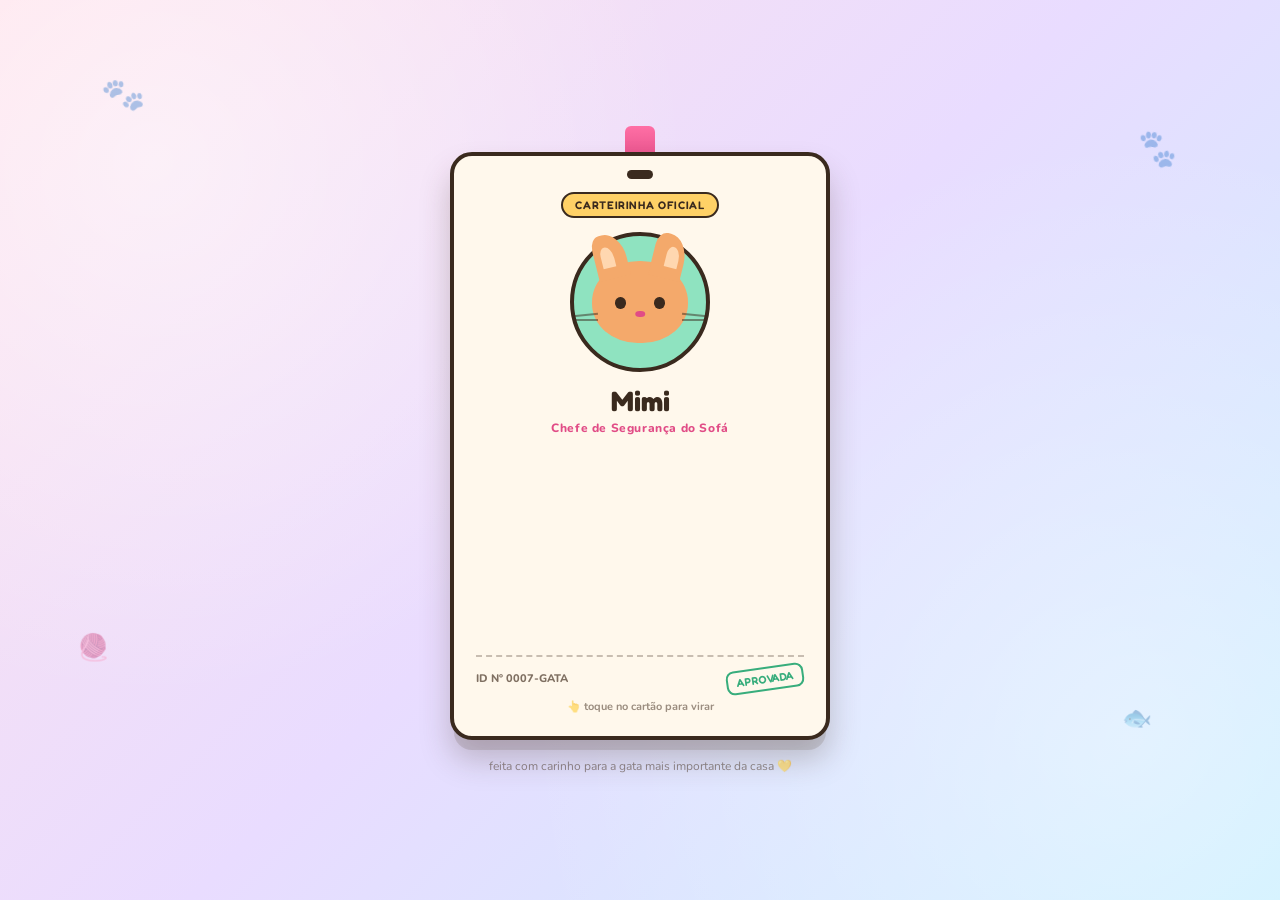
<file: index.html>
<!DOCTYPE html>
<html lang="pt-BR">
<head>
    <meta charset="UTF-8">
    <meta name="viewport" content="width=device-width, initial-scale=1.0">
    <title>Carteirinha Oficial da Gata</title>
    <link rel="preconnect" href="https://fonts.googleapis.com">
    <link rel="preconnect" href="https://fonts.gstatic.com" crossorigin>
    <link href="https://fonts.googleapis.com/css2?family=Fredoka:wght@500;600;700&family=Nunito:wght@400;600;700;800&display=swap" rel="stylesheet">
    <link rel="stylesheet" href="CSS/style.css">
</head>
<body>

<div class="deco" style="transform:rotate(-10deg);">🐾</div>
  <div class="deco">🧶</div>
  <div class="deco" style="transform:rotate(12deg);">🐾</div>
  <div class="deco">🐟</div>

  <div>
    <div class="lanyard"><div class="lanyard-strap"></div></div>

    <div class="stage">
      <div class="card" id="card">
        <!-- FRENTE -->
        <div class="face front">
          <div class="hole"></div>
          <div class="eyebrow">CARTEIRINHA OFICIAL</div>

          <div class="photo-wrap">
            <div class="cat-face">
              <div class="ear-inner l"></div>
              <div class="ear-inner r"></div>
              <div class="eye l"></div>
              <div class="eye r"></div>
              <div class="nose"></div>
              <div class="whisk l1"></div>
              <div class="whisk l2"></div>
              <div class="whisk r1"></div>
              <div class="whisk r2"></div>
            </div>
          </div>

          <div class="cat-name">Mimi</div>
          <div class="cat-title">Chefe de Segurança do Sofá</div>

          <div class="id-row">
            <span class="id-num">ID Nº 0007-GATA</span>
            <span class="stamp">APROVADA</span>
          </div>
          <div class="flip-hint">👆 toque no cartão para virar</div>
        </div>

        <!-- VERSO -->
        <div class="face back">
          <div class="hole"></div>
          <div class="back-title">🐾 Dados Oficiais 🐾</div>

          <div class="field"><span>Raça</span><span>SRD (Sem Raça Definida)</span></div>
          <div class="field"><span>Nascimento</span><span>00/00/0000</span></div>
          <div class="field"><span>Cor</span><span>Laranja & branco</span></div>
          <div class="field"><span>Tutor(a)</span><span>Guilherme</span></div>
          <div class="field"><span>Superpoder</span><span>Teletransporte p/ cozinha</span></div>
          <div class="field"><span>Comida fav.</span><span>Petisco de atum</span></div>

          <div class="qr"></div>
          <div class="qr-label">escaneie para ver as travessuras</div>

          <div class="sign">
            <span class="sign-label">ASSINATURA</span>
            <span class="paw-print">🐾</span>
          </div>
        </div>
      </div>
    </div>

    <footer>feita com carinho para a gata mais importante da casa 💛</footer>
  </div>
    
    <script src="JS/script.js"></script>
</body>
</html>
</file>
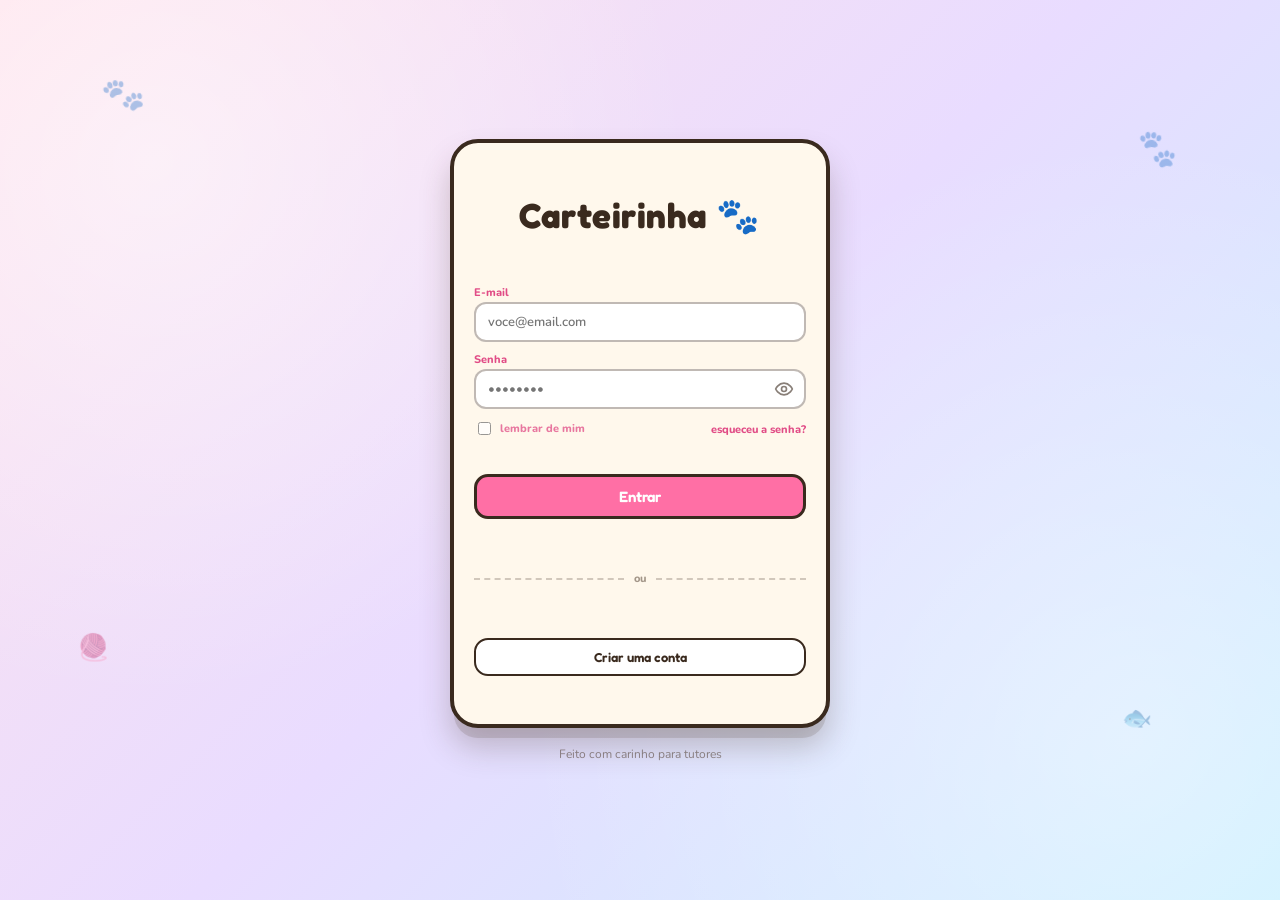
<file: FrontEnd/index.html>
<!DOCTYPE html>
<html lang="pt-BR">

<head>
  <meta charset="UTF-8">
  <meta name="viewport" content="width=device-width, initial-scale=1.0">
  <title>Carteirinha Oficial da Gata</title>

  <!-- Fontes do Projeto -->
  <link rel="preconnect" href="https://fonts.googleapis.com">
  <link rel="preconnect" href="https://fonts.gstatic.com" crossorigin>
  <link
    href="https://fonts.googleapis.com/css2?family=Fredoka:wght@500;600;700&family=Nunito:wght@400;600;700;800&display=swap"
    rel="stylesheet">

  <!-- Estilos CSS (Global + Vacinas) -->
  <link rel="stylesheet" href="CSS/style.css">
</head>

<body>

  <!-- Decorações Flutuantes -->
  <div class="deco" style="transform:rotate(-10deg);">🐾</div>
  <div class="deco">🧶</div>
  <div class="deco" style="transform:rotate(12deg);">🐾</div>
  <div class="deco">🐟</div>

  <div>
    <main class="stage">

      <!-- Abas de Navegação Superior -->
      <nav class="card-nav">
        <button type="button" class="nav-btn active" data-page="front">Carteirinha 🐾</button>
        <button type="button" class="nav-btn" data-page="vaccines">Vacinas 💉</button>
      </nav>

      <div class="lanyard">
        <div class="lanyard-strap"></div>
      </div>

      <!-- CARTÃO PRINCIPAL (3 FACES) -->
      <div class="card" id="card" data-face="front">

        <!-- 1. FRENTE -->
        <div class="face front">
          <div class="hole"></div>
          <div class="eyebrow">CARTEIRINHA OFICIAL</div>

          <div class="photo-wrap">
            <div class="cat-face">
              <div class="ear-inner l"></div>
              <div class="ear-inner r"></div>
              <div class="eye l"></div>
              <div class="eye r"></div>
              <div class="nose"></div>
              <div class="whisk l1"></div>
              <div class="whisk l2"></div>
              <div class="whisk r1"></div>
              <div class="whisk r2"></div>
            </div>
          </div>

          <div class="cat-name" contenteditable="true" spellcheck="false" title="Clique para editar o Nome"></div>

          <div class="cat-title" contenteditable="true" spellcheck="false" title="Clique para editar o Cargo"></div>

          <div class="id-row">
            <span class="id-num">ID Nº 0007-GATA</span>
            <span class="stamp">APROVADA</span>
          </div>

          <div class="flip-hint">
            👆 toque no cartão para virar
          </div>
        </div>

        <!-- 2. VERSO -->
        <div class="face back">
          <div class="hole"></div>

          <div class="back-title">
            🐾 Dados Oficiais 🐾
          </div>

          <div class="field">
            <span>Raça</span>
            <span class="editable-field" data-field="breed" contenteditable="true" spellcheck="false"
              title="Clique para editar a raça"></span>
          </div>

          <div class="field">
            <span>Nascimento</span>
            <span class="editable-field" data-field="birth_date" contenteditable="true" spellcheck="false"
              title="Clique para editar a data de nascimento"></span>
          </div>

          <div class="field">
            <span>Cor</span>
            <span class="editable-field" data-field="color" contenteditable="true" spellcheck="false"
              title="Clique para editar a cor"></span>
          </div>

          <div class="field">
            <span>Tutor(a) 1</span>
            <span class="editable-field" data-field="owner" contenteditable="true" spellcheck="false"
              title="Clique para editar o 1° tutor"></span>
          </div>

          <div class="field">
            <span>Tutor(a) 2</span>
            <span class="editable-field" data-field="second_owner" contenteditable="true" spellcheck="false"
              title="Clique para editar o 2° tutor"></span>
          </div>

          <div class="field">
            <span>Superpoder</span>
            <span class="editable-field" data-field="superpower" contenteditable="true" spellcheck="false"
              title="Clique para editar o superpoder"></span>
          </div>

          <div class="field">
            <span>Comida fav.</span>
            <span class="editable-field" data-field="favorite_food" contenteditable="true" spellcheck="false"
              title="Clique para editar a comida favorita"></span>
          </div>

          <div class="qr"></div>
          <div class="qr-label">
            escaneie para ver as travessuras
          </div>

          <div class="sign">
            <span class="sign-label">ASSINATURA</span>
            <span class="paw-print">🐾</span>
          </div>

        </div>
        <!-- FIM VERSO -->

        <!-- 3. VACINAS -->
        <div class="face vaccines-face">
          <div class="hole"></div>

          <div class="back-title">
            🐾 Vacinas Aplicações 🐾
          </div>

          <form id="vaccine-form" enctype="multipart/form-data">
            <div class="form-group">
              <label for="vaccine-date">Data da Aplicação</label>
              <input type="date" id="vaccine-date" required />
            </div>

            <div class="form-group margin-top">
              <label for="vaccine-type">Vacina / Remédio</label>
              <select id="vaccine-type" required>
                <option value="V3 (Tríplice felina)">V3 (Tríplice felina)</option>
                <option value="V4 (Quadrupla felina)">V4 (Quadrupla felina)</option>
                <option value="V5 (Quíntupla felina)">V5 (Quíntupla felina)</option>
                <option value="Raiva (Antirrábica)">Raiva (Antirrábica)</option>
                <option value="Vermífugo">Vermífugo</option>
                <option value="Outra">Outra</option>
              </select>
            </div>

            <!-- Campo Data da Próxima Aplicação + Flag (Checkbox) -->
            <div class="form-group margin-top">
              <label for="next-vaccine-date">Próxima Aplicação</label>
              <input type="date" id="next-vaccine-date" />

              <div style="display: flex; align-items: center; gap: 6px; margin-top: 6px;">
                <input type="checkbox" id="no-next-date" style="width: auto; margin: 0; cursor: pointer;" />
                <label for="no-next-date"
                  style="font-size: 11px; margin: 0; cursor: pointer; text-transform: none; font-weight: 600;">Sem
                  próxima dose / Não se aplica</label>
              </div>
            </div>

            <div class="form-group margin-top">
              <label for="vaccine-photo">Foto / Comprovante (Opcional)</label>
              <input type="file" id="vaccine-photo" accept="image/*" />
            </div>

            <button type="submit" class="btn-add-vaccine">+ Adicionar registro</button>
          </form>

          <hr class="divider" />

          <div class="history-section">
            <h3>Histórico</h3>

            <div id="history-list" class="history-list">
              <p class="empty-msg" id="empty-msg">
                Nenhuma vacina registrada ainda.<br />
                Adicione a primeira aí em cima! 🐾
              </p>
            </div>

            <button type="button" id="clear-history-btn" class="btn-clear-history">apagar todo o histórico</button>
          </div>
        </div>
        <!-- FIM VACINAS -->

      </div>
      <!-- FIM CARD -->

    </main>

    <footer class="sub-footer">
      feita com carinho para a gata mais importante da casa 💛
    </footer>

  </div>

  <!-- Modal Customizado de Confirmação -->
  <div id="custom-modal" class="modal-overlay hidden">
    <div class="modal-box">
      <div class="modal-icon">🐾</div>
      <h3>Tem certeza?</h3>
      <p>Deseja mesmo apagar todo o histórico de vacinas e remédios desse pet? Esta ação não poderá ser desfeita.</p>
      <div class="modal-actions">
        <button type="button" id="modal-cancel-btn" class="modal-btn btn-cancel">Cancelar</button>
        <button type="button" id="modal-confirm-btn" class="modal-btn btn-danger">Sim, apagar tudo</button>
      </div>
    </div>
  </div>

  <!-- Scripts -->
  <script src="JS/script.js"></script>
</body>

</html>
</file>
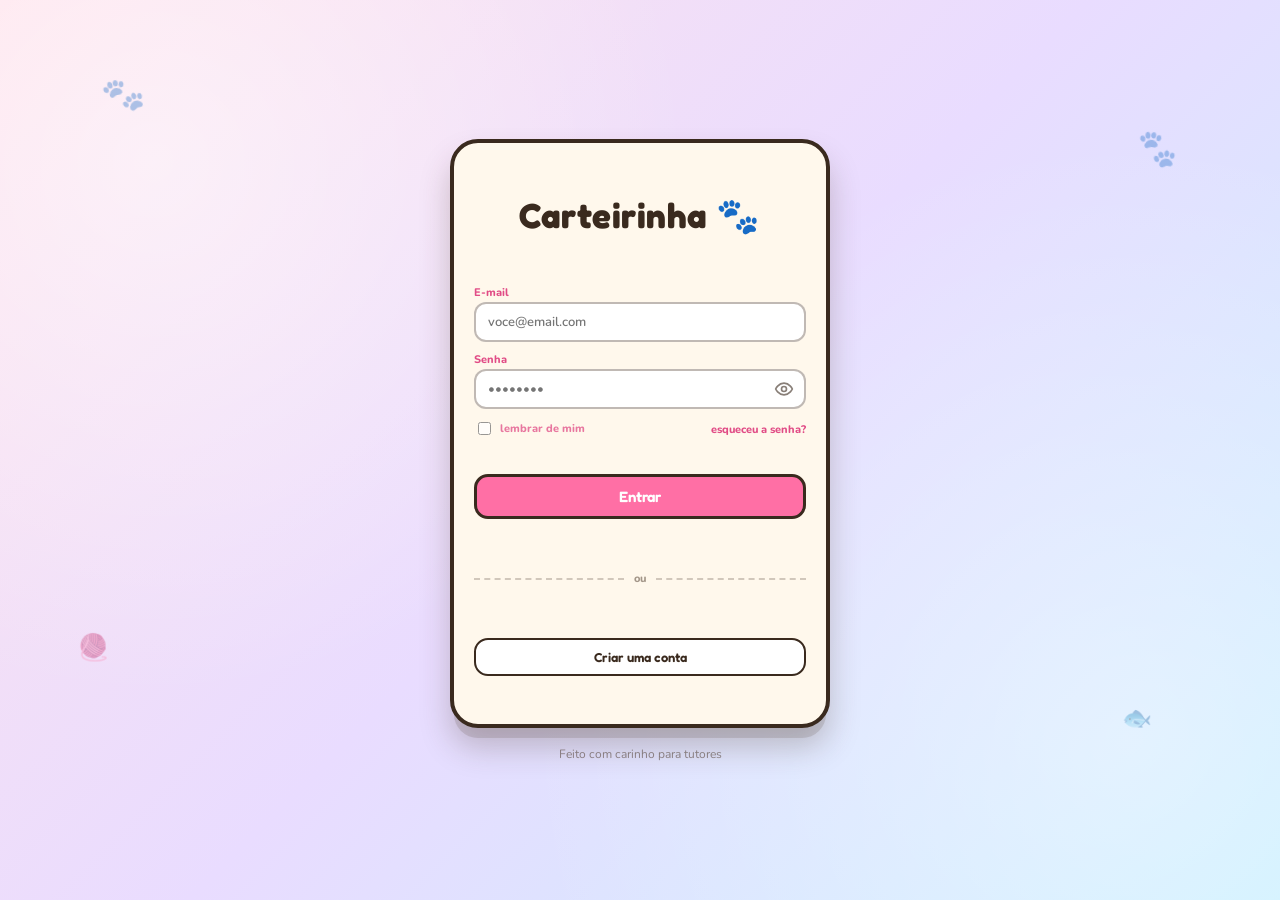
<file: FrontEnd/login.html>
<!DOCTYPE html>
<html lang="pt-BR">

<head>
    <meta charset="UTF-8">
    <meta name="viewport" content="width=device-width, initial-scale=1.0">
    <title>Entrar — Carteirinha Pet</title>

    <!-- Fontes do Google -->
    <link rel="preconnect" href="https://fonts.googleapis.com">
    <link rel="preconnect" href="https://fonts.gstatic.com" crossorigin>
    <link
        href="https://fonts.googleapis.com/css2?family=Fredoka:wght@500;600;700&family=Nunito:wght@400;600;700;800&display=swap"
        rel="stylesheet">

    <!-- Arquivo de Estilo CSS -->
    <link rel="stylesheet" href="CSS/login.css">
</head>

<body>

    <!-- Elementos Decorativos Flutuantes -->
    <div class="deco" style="transform:rotate(-10deg);">🐾</div>
    <div class="deco">🧶</div>
    <div class="deco" style="transform:rotate(10deg);">🐾</div>
    <div class="deco">🐟</div>

    <div>
        <div class="panel">
            <!-- Bloco Principal de Login -->
            <div id="login-block">

                <!-- Título com Destaque Maior -->
                <div class="header-title">
                    <h1>Carteirinha 🐾</h1>
                </div>

                <form id="login-form" novalidate>
                    <div>
                        <label for="email">E-mail</label>
                        <input type="email" id="email" placeholder="voce@email.com" required>
                    </div>

                    <div>
                        <label for="senha">Senha</label>
                        <div class="input-wrap">
                            <input type="password" id="senha" placeholder="••••••••" required minlength="4"
                                style="padding-right:38px;">
                            <button type="button" class="toggle-eye" id="toggle-eye"
                                aria-label="Mostrar senha"></button>
                        </div>
                    </div>

                    <div class="row-between">
                        <label class="remember">
                            <input type="checkbox" id="lembrar">
                            lembrar de mim
                        </label>
                        <a class="link" id="forgot-link">esqueceu a senha?</a>
                    </div>

                    <div class="error-msg" id="error-msg"></div>

                    <button type="submit" class="btn-primary" id="submit-btn">Entrar</button>
                </form>

                <div class="divider-row">
                    <hr><span>ou</span>
                    <hr>
                </div>

                <button type="button" class="btn-secondary" id="signup-btn">Criar uma conta</button>
            </div>

            <!-- Bloco de Sucesso (Exibido após login) -->
            <div id="success-block" class="hidden">
                <div class="success-wrap">
                    <div class="paw">🐾</div>
                    <p>Bem-vindo(a) de volta!</p>
                </div>
            </div>
        </div>

        <footer>Feito com carinho para tutores</footer>
    </div>

    <!-- Arquivo de Comportamento JavaScript -->
    <script src="JS/login.js"></script>
</body>

</html>
</file>
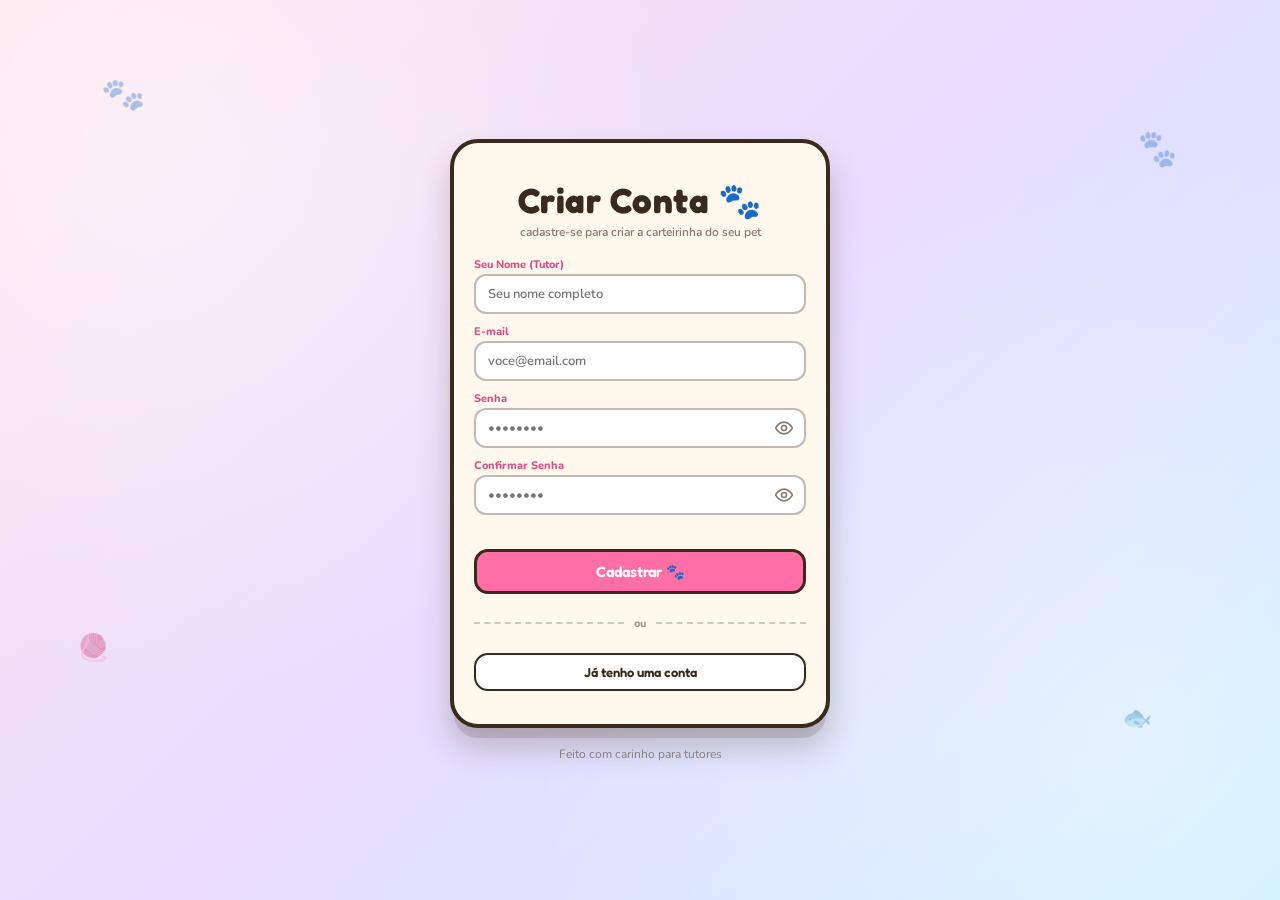
<file: FrontEnd/register.html>
<!DOCTYPE html>
<html lang="pt-BR">
<head>
  <meta charset="UTF-8">
  <meta name="viewport" content="width=device-width, initial-scale=1.0">
  <title>Criar Conta — Carteirinha Pet</title>
  
  <!-- Fontes do Google -->
  <link rel="preconnect" href="https://fonts.googleapis.com">
  <link rel="preconnect" href="https://fonts.gstatic.com" crossorigin>
  <link href="https://fonts.googleapis.com/css2?family=Fredoka:wght@500;600;700&family=Nunito:wght@400;600;700;800&display=swap" rel="stylesheet">
  
  <!-- Arquivo de Estilo CSS Reutilizado -->
  <link rel="stylesheet" href="CSS/register.css">
</head>
<body>

  <!-- Elementos Decorativos Flutuantes -->
  <div class="deco" style="transform:rotate(-10deg);">🐾</div>
  <div class="deco">🧶</div>
  <div class="deco" style="transform:rotate(10deg);">🐾</div>
  <div class="deco">🐟</div>

  <div>
    <div class="panel">
      <!-- Bloco Principal de Cadastro -->
      <div id="login-block">
        
        <!-- Título -->
        <div class="header-title">
          <h1>Criar Conta 🐾</h1>
          <p class="subtitle">cadastre-se para criar a carteirinha do seu pet</p>
        </div>

        <form id="register-form" novalidate>
          <div>
            <label for="nome">Seu Nome (Tutor)</label>
            <input type="text" id="nome" placeholder="Seu nome completo" required>
          </div>

          <div>
            <label for="email">E-mail</label>
            <input type="email" id="email" placeholder="voce@email.com" required>
          </div>

          <div>
            <label for="senha">Senha</label>
            <div class="input-wrap">
              <input type="password" id="senha" placeholder="••••••••" required minlength="4">
              <button type="button" class="toggle-eye" id="toggle-eye-1" aria-label="Mostrar senha"></button>
            </div>
          </div>

          <div>
            <label for="confirmar-senha">Confirmar Senha</label>
            <div class="input-wrap">
              <input type="password" id="confirmar-senha" placeholder="••••••••" required minlength="4">
              <button type="button" class="toggle-eye" id="toggle-eye-2" aria-label="Mostrar senha"></button>
            </div>
          </div>

          <div class="error-msg" id="error-msg"></div>

          <button type="submit" class="btn-primary" id="submit-btn">Cadastrar 🐾</button>
        </form>

        <div class="divider-row"><hr><span>ou</span><hr></div>

        <a href="login.html" class="btn-secondary" id="login-link">Já tenho uma conta</a>
      </div>

      <!-- Bloco de Sucesso (Exibido após cadastro) -->
      <div id="success-block" class="hidden">
        <div class="success-wrap">
          <div class="paw">🐾</div>
          <p>Conta criada com sucesso!</p>
        </div>
      </div>
    </div>

    <footer>Feito com carinho para tutores</footer>
  </div>

  <!-- Arquivo de Comportamento JavaScript -->
  <script src="JS/register.js"></script>
</body>
</html>
</file>
<file: CSS/style.css>
:root{
    --cream:#FFF8EC;
    --lav:#E9DCFF;
    --pink:#FF6FA5;
    --pink-dark:#E14C86;
    --yellow:#FFD166;
    --mint:#8FE3C0;
    --cocoa:#4A3728;
    --cocoa-dark:#3A2A1E;
    --card-w: clamp(280px, 88vw, 380px);
  }

  *{ box-sizing:border-box; }

  body{
    margin:0;
    min-height:100vh;
    display:flex;
    align-items:center;
    justify-content:center;
    font-family:'Nunito', sans-serif;
    color:var(--cocoa);
    background:
      radial-gradient(circle at 12% 18%, rgba(255,255,255,.5) 0, transparent 40%),
      radial-gradient(circle at 88% 82%, rgba(255,255,255,.4) 0, transparent 45%),
      linear-gradient(135deg, #FFE3EC 0%, #E9DCFF 50%, #C9EFFF 100%);
    padding: 32px 16px;
    overflow-x:hidden;
    position:relative;
  }

  /* decorações flutuantes */
  .deco{
    position:fixed;
    font-size: 34px;
    opacity:.35;
    animation: float 7s ease-in-out infinite;
    user-select:none;
    pointer-events:none;
  }
  .deco:nth-child(1){ top:8%; left:8%; animation-delay:0s; }
  .deco:nth-child(2){ top:70%; left:6%; font-size:26px; animation-delay:1.2s; }
  .deco:nth-child(3){ top:14%; right:8%; animation-delay:.6s; }
  .deco:nth-child(4){ top:78%; right:10%; font-size:24px; animation-delay:2s; }
  @media (max-width: 640px){ .deco{ display:none; } }

  @keyframes float{
    0%,100%{ transform: translateY(0) rotate(0deg); }
    50%{ transform: translateY(-16px) rotate(8deg); }
  }

  .stage{
    perspective: 1600px;
    width: var(--card-w);
  }

  .lanyard{
    width: 100%;
    display:flex;
    justify-content:center;
    margin-bottom:-14px;
  }
  .lanyard-strap{
    width: 30px;
    height: 40px;
    background: linear-gradient(180deg, var(--pink), var(--pink-dark));
    border-radius: 6px 6px 0 0;
    position:relative;
    z-index:0;
  }

  .card{
    width:100%;
    aspect-ratio: 5.5 / 8.5;
    position:relative;
    transform-style: preserve-3d;
    transition: transform .7s cubic-bezier(.2,.8,.2,1);
    cursor:pointer;
    z-index:1;
  }
  .card.flipped{ transform: rotateY(180deg); }

  .face{
    position:absolute;
    inset:0;
    -webkit-backface-visibility:hidden;
    backface-visibility:hidden;
    border-radius: 22px;
    background: var(--cream);
    border: 4px solid var(--cocoa-dark);
    box-shadow: 0 14px 0 -4px rgba(74,55,40,.15), 0 20px 30px rgba(74,55,40,.25);
    padding: clamp(14px, 4vw, 22px);
    display:flex;
    flex-direction:column;
  }

  .hole{
    position:absolute;
    top:14px; left:50%;
    transform:translateX(-50%);
    width:26px; height:9px;
    background:var(--cocoa-dark);
    border-radius:6px;
    z-index:2;
  }

  /* ---------- FRENTE ---------- */
  .eyebrow{
    align-self:center;
    background:var(--yellow);
    color:var(--cocoa-dark);
    font-family:'Fredoka', sans-serif;
    font-weight:600;
    font-size:11px;
    letter-spacing:.06em;
    padding: 4px 12px;
    border-radius: 999px;
    border: 2px solid var(--cocoa-dark);
    margin-top: 14px;
  }

  .photo-wrap{
    margin: 14px auto 6px;
    width: clamp(110px, 34vw, 140px);
    height: clamp(110px, 34vw, 140px);
    border-radius:50%;
    background: var(--mint);
    border: 4px solid var(--cocoa-dark);
    display:flex;
    align-items:center;
    justify-content:center;
    position:relative;
  }

  /* gatinha desenhada em CSS */
  .cat-face{
    width: 72%;
    height: 62%;
    background: #F4A96B;
    border-radius: 50% 50% 48% 48%;
    position:relative;
  }
  .cat-face::before, .cat-face::after{
    content:"";
    position:absolute;
    top:-34%;
    width: 34%;
    height: 55%;
    background:#F4A96B;
    border-radius: 30% 60% 0 0;
  }
  .cat-face::before{ left:2%; transform: rotate(-14deg); }
  .cat-face::after{ right:2%; transform: rotate(14deg); }
  .ear-inner{
    position:absolute; top:-18%;
    width: 14%; height: 26%;
    background:#FFD7B0;
    border-radius: 40% 60% 0 0;
    z-index: 1;
  }
  .ear-inner.l{ left:9%; transform: rotate(-14deg); }
  .ear-inner.r{ right:9%; transform: rotate(14deg); }
  .eye{
    position:absolute; top:44%;
    width:11%; height:14%;
    background:var(--cocoa-dark);
    border-radius:50%;
  }
  .eye.l{ left:24%; } .eye.r{ right:24%; }
  .nose{
    position:absolute; top:60%; left:50%;
    transform:translateX(-50%);
    width:10%; height:8%;
    background:var(--pink-dark);
    border-radius: 50% 50% 50% 50%;
  }
  .whisk{
    position:absolute;
    width:26%; height:2px;
    background: var(--cocoa-dark);
    opacity:.5;
    top:64%;
  }
  .whisk.l1{ left:-20%; transform:rotate(-6deg); }
  .whisk.l2{ left:-20%; top:70%; }
  .whisk.r1{ right:-20%; transform:rotate(6deg); }
  .whisk.r2{ right:-20%; top:70%; }

  .cat-name{
    font-family:'Fredoka', sans-serif;
    font-weight:700;
    font-size: clamp(22px, 6vw, 28px);
    text-align:center;
    margin: 6px 0 0;
    color: var(--cocoa-dark);
  }
  .cat-title{
    text-align:center;
    font-weight:800;
    font-size: 12px;
    letter-spacing:.05em;
    color: var(--pink-dark);
    margin-top:2px;
  }

  .id-row{
    margin-top:auto;
    display:flex;
    align-items:center;
    justify-content:space-between;
    border-top: 2px dashed rgba(74,55,40,.3);
    padding-top:10px;
  }
  .id-num{
    font-family:'Nunito', sans-serif;
    font-weight:800;
    font-size:11px;
    color: var(--cocoa);
    opacity:.7;
  }
  .stamp{
    font-family:'Fredoka', sans-serif;
    font-weight:600;
    font-size:11px;
    color: var(--mint);
    border:2px solid var(--mint);
    border-radius:8px;
    padding:3px 8px;
    transform: rotate(-8deg);
    filter: brightness(.7) saturate(2);
  }

  .flip-hint{
    text-align:center;
    font-size:11px;
    font-weight:700;
    color: var(--cocoa);
    opacity:.55;
    margin-top:8px;
  }

  /* ---------- VERSO ---------- */
  .back{
    transform: rotateY(180deg);
    justify-content:flex-start;
  }
  .back-title{
    font-family:'Fredoka', sans-serif;
    font-weight:600;
    font-size:14px;
    text-align:center;
    color: var(--cocoa-dark);
    margin: 12px 0 10px;
    letter-spacing:.03em;
  }
  .field{
    display:flex;
    justify-content:space-between;
    gap:8px;
    padding:6px 2px;
    border-bottom: 1px dashed rgba(74,55,40,.2);
    font-size: clamp(11px, 3vw, 13px);
  }
  .field span:first-child{
    font-weight:800;
    color: var(--pink-dark);
    white-space:nowrap;
  }
  .field span:last-child{
    text-align:right;
    font-weight:600;
  }

  .qr{
    align-self:center;
    margin-top:10px;
    width: 64px; height:64px;
    background:
      repeating-conic-gradient(var(--cocoa-dark) 0% 25%, transparent 0% 50%) ;
    background-size: 12px 12px;
    border:3px solid var(--cocoa-dark);
    border-radius:6px;
  }
  .qr-label{
    text-align:center;
    font-size:10px;
    font-weight:700;
    opacity:.6;
    margin-top:4px;
  }

  .sign{
    margin-top:auto;
    display:flex;
    align-items:center;
    justify-content:space-between;
    border-top: 2px dashed rgba(74,55,40,.3);
    padding-top:8px;
  }
  .sign-label{ font-size:10px; font-weight:800; opacity:.6; }
  .paw-print{ font-size:20px; }

  footer{
    text-align:center;
    margin-top:18px;
    font-size:12px;
    color: var(--cocoa);
    opacity:.55;
  }

  @media (prefers-reduced-motion: reduce){
    .deco{ animation:none; }
    .card{ transition:none; }
  }
</file>
<file: FrontEnd/CSS/style.css>
:root {
  --cream: #FFF8EC;
  --lav: #E9DCFF;
  --pink: #FF6FA5;
  --pink-dark: #E14C86;
  --yellow: #FFD166;
  --mint: #8FE3C0;
  --cocoa: #4A3728;
  --cocoa-dark: #3A2A1E;
  --card-w: clamp(280px, 88vw, 380px);
  --paw-cursor: url("data:image/svg+xml,%3Csvg xmlns='http://www.w3.org/2000/svg' width='22' height='22' viewBox='0 0 32 32'%3E%3Cellipse cx='16' cy='22' rx='8' ry='6' fill='%23FF6FA5' stroke='%233A2A1E' stroke-width='1.8'/%3E%3Ccircle cx='6' cy='14' r='3.4' fill='%23FF6FA5' stroke='%233A2A1E' stroke-width='1.8'/%3E%3Ccircle cx='12' cy='7' r='3.6' fill='%23FF6FA5' stroke='%233A2A1E' stroke-width='1.8'/%3E%3Ccircle cx='20' cy='7' r='3.6' fill='%23FF6FA5' stroke='%233A2A1E' stroke-width='1.8'/%3E%3Ccircle cx='26' cy='14' r='3.4' fill='%23FF6FA5' stroke='%233A2A1E' stroke-width='1.8'/%3E%3C/svg%3E") 11 11, auto;
}

* {
  box-sizing: border-box;
}

body {
  margin: 0;
  min-height: 100vh;
  display: flex;
  align-items: center;
  justify-content: center;
  font-family: 'Nunito', sans-serif;
  color: var(--cocoa);
  background:
    radial-gradient(circle at 12% 18%, rgba(255, 255, 255, .5) 0, transparent 40%),
    radial-gradient(circle at 88% 82%, rgba(255, 255, 255, .4) 0, transparent 45%),
    linear-gradient(135deg, #FFE3EC 0%, #E9DCFF 50%, #C9EFFF 100%);
  padding: 32px 16px;
  overflow-x: hidden;
  position: relative;
}

/* ----------------- PERSONALIZAÇÃO DO CURSOR ----------------- */
/* 1. Cursor de Patinha para virar o cartão */
.stage,
#card,
.card,
.face {
  cursor: var(--paw-cursor);
}

/* 2. Mantém o cursor de texto padrão nos campos editáveis */
[contenteditable="true"],
.editable-field,
.cat-name,
.cat-title,
input,
textarea,
select {
  cursor: text !important;
}

/* decorações flutuantes */
.deco {
  position: fixed;
  font-size: 34px;
  opacity: .35;
  animation: float 7s ease-in-out infinite;
  user-select: none;
  pointer-events: none;
}

.deco:nth-child(1) {
  top: 8%;
  left: 8%;
  animation-delay: 0s;
}

.deco:nth-child(2) {
  top: 70%;
  left: 6%;
  font-size: 26px;
  animation-delay: 1.2s;
}

.deco:nth-child(3) {
  top: 14%;
  right: 8%;
  animation-delay: .6s;
}

.deco:nth-child(4) {
  top: 78%;
  right: 10%;
  font-size: 24px;
  animation-delay: 2s;
}

@media (max-width: 640px) {
  .deco {
    display: none;
  }
}

@keyframes float {
  0%,
  100% {
    transform: translateY(0) rotate(0deg);
  }

  50% {
    transform: translateY(-16px) rotate(8deg);
  }
}

.stage {
  perspective: 1600px;
  width: var(--card-w);
}

.lanyard {
  width: 100%;
  display: flex;
  justify-content: center;
  margin-bottom: -14px;
}

.lanyard-strap {
  width: 30px;
  height: 40px;
  background: linear-gradient(180deg, var(--pink), var(--pink-dark));
  border-radius: 6px 6px 0 0;
  position: relative;
  z-index: 0;
}

/* ---------- ESTRUTURA E ROTAÇÃO 3D DO CARTÃO ---------- */
.card {
  width: 100%;
  aspect-ratio: 5.5 / 8.5;
  position: relative;
  transform-style: preserve-3d;
  transition: transform .7s cubic-bezier(.2, .8, .2, 1);
  z-index: 1;
}

/* Ângulos de rotação por face */
.card[data-face="front"] {
  transform: rotateY(0deg);
}

.card[data-face="back"] {
  transform: rotateY(180deg);
}

.card[data-face="vaccines"] {
  transform: rotateY(360deg);
}

.face {
  position: absolute;
  inset: 0;
  -webkit-backface-visibility: hidden;
  backface-visibility: hidden;
  border-radius: 22px;
  background: var(--cream);
  border: 4px solid var(--cocoa-dark);
  box-shadow: 0 14px 0 -4px rgba(74, 55, 40, .15), 0 20px 30px rgba(74, 55, 40, .25);
  padding: clamp(14px, 4vw, 22px);
  display: flex;
  flex-direction: column;
}

.hole {
  position: absolute;
  top: 14px;
  left: 50%;
  transform: translateX(-50%);
  width: 26px;
  height: 9px;
  background: var(--cocoa-dark);
  border-radius: 6px;
  z-index: 2;
}

/* ---------- FRENTE ---------- */
.face.front {
  transform: rotateY(0deg);
}

.eyebrow {
  align-self: center;
  background: var(--yellow);
  color: var(--cocoa-dark);
  font-family: 'Fredoka', sans-serif;
  font-weight: 600;
  font-size: 11px;
  letter-spacing: .06em;
  padding: 4px 12px;
  border-radius: 999px;
  border: 2px solid var(--cocoa-dark);
  margin-top: 14px;
}

.photo-wrap {
  margin: 14px auto 6px;
  width: clamp(110px, 34vw, 140px);
  height: clamp(110px, 34vw, 140px);
  border-radius: 50%;
  background: var(--mint);
  border: 4px solid var(--cocoa-dark);
  display: flex;
  align-items: center;
  justify-content: center;
  position: relative;
}

/* gatinha desenhada em CSS */
.cat-face {
  width: 72%;
  height: 62%;
  background: #F4A96B;
  border-radius: 50% 50% 48% 48%;
  position: relative;
}

.cat-face::before,
.cat-face::after {
  content: "";
  position: absolute;
  top: -34%;
  width: 34%;
  height: 55%;
  background: #F4A96B;
  border-radius: 30% 60% 0 0;
}

.cat-face::before {
  left: 2%;
  transform: rotate(-14deg);
}

.cat-face::after {
  right: 2%;
  transform: rotate(14deg);
}

.ear-inner {
  position: absolute;
  top: -18%;
  width: 14%;
  height: 26%;
  background: #FFD7B0;
  border-radius: 40% 60% 0 0;
  z-index: 1;
}

.ear-inner.l {
  left: 9%;
  transform: rotate(-14deg);
}

.ear-inner.r {
  right: 9%;
  transform: rotate(14deg);
}

.eye {
  position: absolute;
  top: 44%;
  width: 11%;
  height: 14%;
  background: var(--cocoa-dark);
  border-radius: 50%;
}

.eye.l {
  left: 24%;
}

.eye.r {
  right: 24%;
}

.nose {
  position: absolute;
  top: 60%;
  left: 50%;
  transform: translateX(-50%);
  width: 10%;
  height: 8%;
  background: var(--pink-dark);
  border-radius: 50% 50% 50% 50%;
}

.whisk {
  position: absolute;
  width: 26%;
  height: 2px;
  background: var(--cocoa-dark);
  opacity: .5;
  top: 64%;
}

.whisk.l1 {
  left: -20%;
  transform: rotate(-6deg);
}

.whisk.l2 {
  left: -20%;
  top: 70%;
}

.whisk.r1 {
  right: -20%;
  transform: rotate(6deg);
}

.whisk.r2 {
  right: -20%;
  top: 70%;
}

.cat-name {
  font-family: 'Fredoka', sans-serif;
  font-weight: 700;
  font-size: clamp(22px, 6vw, 28px);
  text-align: center;
  margin: 6px 0 0;
  color: var(--cocoa-dark);
}

.cat-name[contenteditable="true"] {
  outline: none;
  transition: background-color 0.2s ease, border-radius 0.2s ease;
  padding: 0 6px;
  display: inline-block;
  min-width: 100px;
}

.cat-name[contenteditable="true"]:hover,
.cat-name[contenteditable="true"]:focus {
  background-color: rgba(255, 255, 255, 0.4);
  border-radius: 8px;
}

.cat-title {
  text-align: center;
  font-weight: 800;
  font-size: 12px;
  letter-spacing: .05em;
  color: var(--pink-dark);
  margin-top: 2px;
}

.cat-title[contenteditable="true"] {
  outline: none;
  transition: background-color 0.2s ease, border-radius 0.2s ease;
  padding: 2px 6px;
  display: inline-block;
}

.cat-title[contenteditable="true"]:hover,
.cat-title[contenteditable="true"]:focus {
  background-color: rgba(255, 255, 255, 0.4);
  border-radius: 6px;
}

.id-row {
  margin-top: auto;
  display: flex;
  align-items: center;
  justify-content: space-between;
  border-top: 2px dashed rgba(74, 55, 40, .3);
  padding-top: 10px;
}

.id-num {
  font-family: 'Nunito', sans-serif;
  font-weight: 800;
  font-size: 11px;
  color: var(--cocoa);
  opacity: .7;
}

.stamp {
  font-family: 'Fredoka', sans-serif;
  font-weight: 600;
  font-size: 11px;
  color: var(--mint);
  border: 2px solid var(--mint);
  border-radius: 8px;
  padding: 3px 8px;
  transform: rotate(-8deg);
  filter: brightness(.7) saturate(2);
}

.flip-hint {
  text-align: center;
  font-size: 11px;
  font-weight: 700;
  color: var(--cocoa);
  opacity: .55;
  margin-top: 8px;
}

/* ---------- VERSO ---------- */
.face.back {
  transform: rotateY(180deg);
  justify-content: flex-start;
}

.back-title {
  font-family: 'Fredoka', sans-serif;
  font-weight: 600;
  font-size: 14px;
  text-align: center;
  color: var(--cocoa-dark);
  margin: 12px 0 10px;
  letter-spacing: .03em;
}

.field {
  display: flex;
  justify-content: space-between;
  gap: 8px;
  padding: 6px 2px;
  border-bottom: 1px dashed rgba(74, 55, 40, .2);
  font-size: clamp(11px, 3vw, 13px);
}

.field span:first-child {
  font-weight: 800;
  color: var(--pink-dark);
  white-space: nowrap;
}

.field span:last-child {
  text-align: right;
  font-weight: 600;
}

.field span[contenteditable="true"] {
  outline: none;
  transition: background-color 0.2s ease, border-radius 0.2s ease;
  padding: 1px 4px;
  border-radius: 4px;
}

.field span[contenteditable="true"]:hover,
.field span[contenteditable="true"]:focus {
  background-color: rgba(255, 255, 255, 0.6);
}

.qr {
  align-self: center;
  margin-top: 10px;
  width: 64px;
  height: 64px;
  background: repeating-conic-gradient(var(--cocoa-dark) 0% 25%, transparent 0% 50%);
  background-size: 12px 12px;
  border: 3px solid var(--cocoa-dark);
  border-radius: 6px;
}

.qr-label {
  text-align: center;
  font-size: 10px;
  font-weight: 700;
  opacity: .6;
  margin-top: 4px;
}

.sign {
  margin-top: auto;
  display: flex;
  align-items: center;
  justify-content: space-between;
  border-top: 2px dashed rgba(74, 55, 40, .3);
  padding-top: 8px;
}

.sign-label {
  font-size: 10px;
  font-weight: 800;
  opacity: .6;
}

.paw-print {
  font-size: 20px;
}

/* ---------- FACE DE VACINAS ---------- */
.face.vaccines-face {
  transform: rotateY(360deg);
  justify-content: flex-start;
  overflow: hidden;
}

#vaccine-form {
  margin-top: 12px;
}

/* Espaçamento do formulário de vacinas ajustado abaixo do título */
.vaccines-face #vaccine-form {
  margin-top: 4px;
}

.form-row {
  display: flex;
  gap: 8px;
}

.form-group {
  display: flex;
  flex-direction: column;
  flex: 1;
}

.form-group.margin-top {
  margin-top: 6px;
}

.form-group label {
  font-weight: 800;
  font-size: 11px;
  color: var(--pink-dark);
  margin-bottom: 2px;
}

.form-group input,
.form-group select {
  width: 100%;
  padding: 6px 8px;
  background: #FFFFFF;
  border: 2px solid #C4C4C4;
  border-radius: 8px;
  font-family: 'Nunito', sans-serif;
  font-weight: 700;
  font-size: 11px;
  color: var(--cocoa-dark);
  outline: none;
  transition: border-color 0.2s ease;
}

.form-group input:focus,
.form-group select:focus {
  border-color: var(--pink-dark);
}

.btn-add-vaccine {
  width: 100%;
  margin-top: 10px;
  padding: 8px;
  background: var(--pink);
  border: 3px solid var(--cocoa-dark);
  border-radius: 12px;
  color: #FFFFFF;
  font-family: 'Fredoka', sans-serif;
  font-size: 13px;
  font-weight: 700;
  cursor: pointer;
  transition: transform 0.1s ease, filter 0.2s ease;
}

.btn-add-vaccine:hover {
  filter: brightness(1.05);
}

.btn-add-vaccine:active {
  transform: scale(0.98);
}

.divider {
  border: none;
  border-top: 2px dashed #D3C8BE;
  margin: 10px 0;
}

.history-section {
  display: flex;
  flex-direction: column;
  flex: 1;
  overflow: hidden;
}

.history-section h3 {
  font-family: 'Fredoka', sans-serif;
  font-size: 12px;
  color: var(--cocoa-dark);
  margin: 0 0 6px 0;
}

.history-list {
  flex: 1;
  overflow-y: auto;
  padding-right: 2px;
}

.history-list::-webkit-scrollbar {
  width: 4px;
}

.history-list::-webkit-scrollbar-thumb {
  background: var(--pink);
  border-radius: 4px;
}

.empty-msg {
  text-align: center;
  font-size: 11px;
  font-weight: 700;
  color: #B5A89B;
  line-height: 1.4;
  margin: 15px 0;
}

.vaccine-item {
  background: #FFFFFF;
  border: 2px solid var(--cocoa-dark);
  border-radius: 8px;
  padding: 6px 8px;
  margin-bottom: 6px;
  display: flex;
  justify-content: space-between;
  align-items: center;
}

.vaccine-item strong {
  display: block;
  font-size: 11px;
  color: var(--cocoa-dark);
}

.vaccine-item span {
  font-size: 10px;
  color: #777;
  font-weight: 600;
}

.btn-delete-item {
  background: transparent;
  border: none;
  color: var(--pink-dark);
  font-weight: 800;
  cursor: pointer;
  font-size: 13px;
}

.btn-clear-history {
  display: block;
  margin: auto auto 0 auto;
  background: transparent;
  border: none;
  color: #B5A89B;
  font-size: 10px;
  font-weight: 700;
  text-decoration: underline;
  cursor: pointer;
}

.btn-clear-history:hover {
  color: var(--pink-dark);
}

/* ---------- RODAPÉ & NAVEGAÇÃO DE ABAS ---------- */
.card-nav {
  display: flex;
  justify-content: center;
  gap: 10px;
  margin-bottom: 12px;
}

.nav-btn {
  background: rgba(255, 255, 255, 0.7);
  border: 2px solid var(--cocoa-dark);
  border-radius: 12px;
  padding: 6px 14px;
  font-family: 'Fredoka', sans-serif;
  font-weight: 600;
  font-size: 12px;
  color: var(--cocoa-dark);
  cursor: pointer;
  transition: all 0.2s ease;
}

.nav-btn:hover,
.nav-btn.active {
  background: var(--pink);
  color: #FFFFFF;
  transform: translateY(-2px);
  box-shadow: 0 3px 0 var(--cocoa-dark);
}

footer, .sub-footer {
  text-align: center;
  margin-top: 18px;
  font-size: 12px;
  color: var(--cocoa);
  opacity: .55;
  width: 100%;
}

@media (prefers-reduced-motion: reduce) {
  .deco {
    animation: none;
  }

  .card {
    transition: none;
  }
}

/* ----------- CONTROLE DE EXIBIÇÃO DAS FACES 3D ----------- */

/* Quando estiver na Frente ou Verso, esconde Vacinas para não cobrir a Frente */
.card[data-face="front"] .vaccines-face,
.card[data-face="back"] .vaccines-face {
  display: none;
}

/* Quando estiver na tela de Vacinas, esconde a Frente original */
.card[data-face="vaccines"] .front {
  display: none;
}

/* ==================== MODAL CUSTOMIZADO ==================== */
.modal-overlay {
  position: fixed;
  top: 0;
  left: 0;
  width: 100vw;
  height: 100vh;
  background-color: rgba(0, 0, 0, 0.4);
  backdrop-filter: blur(4px);
  display: flex;
  align-items: center;
  justify-content: center;
  z-index: 9999;
  opacity: 1;
  transition: opacity 0.2s ease;
}

.modal-overlay.hidden {
  display: none;
  opacity: 0;
  pointer-events: none;
}

.modal-box {
  background: #ffffff;
  border: 3px solid #2d2d2d;
  border-radius: 20px;
  padding: 24px;
  width: 90%;
  max-width: 380px;
  text-align: center;
  box-shadow: 0 10px 25px rgba(0, 0, 0, 0.2);
  animation: modalPop 0.25s cubic-bezier(0.175, 0.885, 0.32, 1.275);
}

@keyframes modalPop {
  0% {
    transform: scale(0.8);
    opacity: 0;
  }
  100% {
    transform: scale(1);
    opacity: 1;
  }
}

.modal-icon {
  font-size: 36px;
  margin-bottom: 8px;
}

.modal-box h3 {
  font-family: 'Fredoka', sans-serif;
  font-size: 20px;
  color: #2d2d2d;
  margin-bottom: 8px;
}

.modal-box p {
  font-family: 'Nunito', sans-serif;
  font-size: 13px;
  color: #666;
  line-height: 1.4;
  margin-bottom: 20px;
}

.modal-actions {
  display: flex;
  gap: 10px;
  justify-content: center;
}

.modal-btn {
  font-family: 'Fredoka', sans-serif;
  font-size: 13px;
  padding: 10px 16px;
  border-radius: 12px;
  border: 2px solid #2d2d2d;
  cursor: pointer;
  font-weight: 600;
  transition: all 0.15s ease;
}

.modal-btn.btn-cancel {
  background: #f0f0f0;
  color: #555;
}

.modal-btn.btn-cancel:hover {
  background: #e2e2e2;
}

.modal-btn.btn-danger {
  background: #ff5252;
  color: #ffffff;
}

.modal-btn.btn-danger:hover {
  background: #e03e3e;
  transform: translateY(-1px);
}

@media (max-width: 768px) {
    .cat-name {
        /* Se tiver um font-family aqui, garanta que seja o mesmo! */
        font-family: 'Fredoka', cursive, sans-serif;
    }
}
</file>
<file: FrontEnd/CSS/login.css>
:root {
  --cream: #FFF8EC;
  --lav: #E9DCFF;
  --pink: #FF6FA5;
  --pink-dark: #E14C86;
  --yellow: #FFD166;
  --mint: #8FE3C0;
  --mint-dark: #3FA184;
  --cocoa: #4A3728;
  --cocoa-dark: #3A2A1E;
  --card-w: clamp(280px, 88vw, 380px);
  --paw-cursor: url("data:image/svg+xml,%3Csvg xmlns='http://www.w3.org/2000/svg' width='22' height='22' viewBox='0 0 32 32'%3E%3Cellipse cx='16' cy='22' rx='8' ry='6' fill='%23FF6FA5' stroke='%233A2A1E' stroke-width='1.8'/%3E%3Ccircle cx='6' cy='14' r='3.4' fill='%23FF6FA5' stroke='%233A2A1E' stroke-width='1.8'/%3E%3Ccircle cx='12' cy='7' r='3.6' fill='%23FF6FA5' stroke='%233A2A1E' stroke-width='1.8'/%3E%3Ccircle cx='20' cy='7' r='3.6' fill='%23FF6FA5' stroke='%233A2A1E' stroke-width='1.8'/%3E%3Ccircle cx='26' cy='14' r='3.4' fill='%23FF6FA5' stroke='%233A2A1E' stroke-width='1.8'/%3E%3C/svg%3E") 11 11, auto;
}

* {
  box-sizing: border-box;
}

body {
  margin: 0;
  min-height: 100vh;
  display: flex;
  align-items: center;
  justify-content: center;
  font-family: 'Nunito', sans-serif;
  color: var(--cocoa);
  background:
    radial-gradient(circle at 12% 18%, rgba(255, 255, 255, .5) 0, transparent 40%),
    radial-gradient(circle at 88% 82%, rgba(255, 255, 255, .4) 0, transparent 45%),
    linear-gradient(135deg, #FFE3EC 0%, #E9DCFF 50%, #C9EFFF 100%);
  padding: 32px 16px;
  overflow-x: hidden;
  position: relative;
}

/* Cursor Personalizado */
.stage, #card, .card, .face {
  cursor: var(--paw-cursor);
}

/* Decorações Flutuantes */
.deco {
  position: fixed;
  font-size: 34px;
  opacity: .35;
  animation: float 7s ease-in-out infinite;
  user-select: none;
  pointer-events: none;
}

.deco:nth-child(1) { top: 8%; left: 8%; animation-delay: 0s; }
.deco:nth-child(2) { top: 70%; left: 6%; font-size: 26px; animation-delay: 1.2s; }
.deco:nth-child(3) { top: 14%; right: 8%; animation-delay: .6s; }
.deco:nth-child(4) { top: 78%; right: 10%; font-size: 24px; animation-delay: 2s; }

@media (max-width: 640px) {
  .deco { display: none; }
}

@keyframes float {
  0%, 100% { transform: translateY(0) rotate(0deg); }
  50% { transform: translateY(-16px) rotate(8deg); }
}

/* Painel Central */
.panel {
  width: var(--card-w);
  aspect-ratio: 1 / 1.55;
  background: var(--cream);
  border: 4px solid var(--cocoa-dark);
  border-radius: 28px;
  box-shadow: 0 14px 0 -4px rgba(74, 55, 40, 0.15), 0 20px 30px rgba(74, 55, 40, 0.25);
  padding: 24px 20px;
  cursor: var(--paw-cursor);
  
  display: flex;
  flex-direction: column;
  justify-content: center;
  position: relative;
  overflow: hidden;
}

.panel input, .panel select {
  cursor: text;
}

#login-block {
  display: flex;
  flex-direction: column;
  height: 100%;
  justify-content: space-around;
}

/* Cabeçalho e Título */
.header-title {
  text-align: center;
  margin-top: 4px;
}

h1 {
  font-family: 'Fredoka', sans-serif;
  font-weight: 700;
  font-size: 35px;
  text-align: center;
  margin: 0 0 2px 0;
  color: var(--cocoa-dark);
  letter-spacing: 0.5px;
}

.subtitle {
  text-align: center;
  font-size: 12px;
  font-weight: 600;
  opacity: .65;
  margin: 0;
}

/* Formulário */
form {
  display: flex;
  flex-direction: column;
  gap: 10px;
}

label {
  font-size: 11px;
  font-weight: 800;
  color: var(--pink-dark);
  display: block;
  margin-bottom: 2px;
}

.input-wrap {
  position: relative;
}

input {
  width: 100%;
  font-family: 'Nunito', sans-serif;
  font-size: 13px;
  font-weight: 600;
  color: var(--cocoa-dark);
  background: #fff;
  border: 2px solid rgba(74,55,40,.35);
  border-radius: 12px;
  padding: 9px 12px;
}

/* Garante espaço interno para o texto não ficar atrás do olho */
.input-wrap input {
  padding-right: 40px;
}

input:focus, button:focus-visible, a:focus-visible, input[type="checkbox"]:focus-visible {
  outline: 3px solid var(--mint-dark);
  outline-offset: 1px;
}

/* Botão de Alternar Senha Ajustado */
.toggle-eye {
  position: absolute;
  right: 10px;
  top: 50%;
  transform: translateY(-50%);
  background: transparent;
  border: none;
  cursor: pointer;
  padding: 0;
  margin: 0;
  display: flex;
  align-items: center;
  justify-content: center;
  width: 24px;
  height: 24px;
  opacity: 0.6;
  transition: opacity 0.2s ease;
}

.toggle-eye:hover {
  opacity: 1;
}

/* Tamanho correto do Ícone SVG */
.toggle-eye svg {
  width: 20px;
  height: 20px;
  stroke: var(--cocoa-dark);
}

.row-between {
  display: flex;
  align-items: center;
  justify-content: space-between;
  font-size: 11px;
  font-weight: 700;
}

.remember {
  display: flex;
  align-items: center;
  gap: 6px;
  opacity: .75;
}

.remember input {
  width: auto;
  padding: 0;
  accent-color: var(--pink);
  cursor: pointer;
}

.link {
  color: var(--pink-dark);
  text-decoration: none;
  font-weight: 800;
  cursor: pointer;
}

.link:hover { text-decoration: underline; }

/* Botões */
.btn-primary {
  font-family: 'Fredoka', sans-serif;
  font-weight: 600;
  font-size: 15px;
  color: #fff;
  background: var(--pink);
  border: 3px solid var(--cocoa-dark);
  border-radius: 14px;
  padding: 10px 12px;
  cursor: pointer;
  transition: transform .12s ease;
}

.btn-primary:hover { transform: translateY(-2px); }
.btn-primary:active { transform: translateY(0); }
.btn-primary:disabled { opacity: .6; cursor: default; transform: none; }

.error-msg {
  font-size: 11px;
  font-weight: 700;
  color: var(--pink-dark);
  text-align: center;
  min-height: 14px;
}

.divider-row {
  display: flex;
  align-items: center;
  gap: 10px;
  margin: 4px 0;
}

.divider-row hr {
  flex: 1;
  border: none;
  border-top: 2px dashed rgba(74,55,40,.25);
}

.divider-row span {
  font-size: 11px;
  font-weight: 800;
  opacity: .5;
}

.btn-secondary {
  width: 100%;
  font-family: 'Fredoka', sans-serif;
  font-weight: 600;
  font-size: 13px;
  color: var(--cocoa-dark);
  background: #fff;
  border: 2px solid var(--cocoa-dark);
  border-radius: 14px;
  padding: 9px 12px;
  cursor: pointer;
  text-align: center;
  text-decoration: none;
  display: block;
}

.btn-secondary:hover { background: var(--yellow); }

/* Feedback de Sucesso */
.success-wrap {
  text-align: center;
  padding: 10px 0 4px;
}

.success-wrap .paw { font-size: 38px; }
.success-wrap p { font-weight: 700; font-size: 14px; margin: 8px 0 0; }

.hidden { display: none !important; }

footer {
  text-align: center;
  margin-top: 18px;
  font-size: 12px;
  color: var(--cocoa);
  opacity: .55;
}

@media (prefers-reduced-motion: reduce) {
  .deco { animation: none; }
}
</file>
<file: FrontEnd/CSS/register.css>
:root {
  --cream: #FFF8EC;
  --lav: #E9DCFF;
  --pink: #FF6FA5;
  --pink-dark: #E14C86;
  --yellow: #FFD166;
  --mint: #8FE3C0;
  --mint-dark: #3FA184;
  --cocoa: #4A3728;
  --cocoa-dark: #3A2A1E;
  --card-w: clamp(280px, 88vw, 380px);
  --paw-cursor: url("data:image/svg+xml,%3Csvg xmlns='http://www.w3.org/2000/svg' width='22' height='22' viewBox='0 0 32 32'%3E%3Cellipse cx='16' cy='22' rx='8' ry='6' fill='%23FF6FA5' stroke='%233A2A1E' stroke-width='1.8'/%3E%3Ccircle cx='6' cy='14' r='3.4' fill='%23FF6FA5' stroke='%233A2A1E' stroke-width='1.8'/%3E%3Ccircle cx='12' cy='7' r='3.6' fill='%23FF6FA5' stroke='%233A2A1E' stroke-width='1.8'/%3E%3Ccircle cx='20' cy='7' r='3.6' fill='%23FF6FA5' stroke='%233A2A1E' stroke-width='1.8'/%3E%3Ccircle cx='26' cy='14' r='3.4' fill='%23FF6FA5' stroke='%233A2A1E' stroke-width='1.8'/%3E%3C/svg%3E") 11 11, auto;
}

* {
  box-sizing: border-box;
}

body {
  margin: 0;
  min-height: 100vh;
  display: flex;
  align-items: center;
  justify-content: center;
  font-family: 'Nunito', sans-serif;
  color: var(--cocoa);
  background:
    radial-gradient(circle at 12% 18%, rgba(255, 255, 255, .5) 0, transparent 40%),
    radial-gradient(circle at 88% 82%, rgba(255, 255, 255, .4) 0, transparent 45%),
    linear-gradient(135deg, #FFE3EC 0%, #E9DCFF 50%, #C9EFFF 100%);
  padding: 32px 16px;
  overflow-x: hidden;
  position: relative;
}

/* Cursor Personalizado */
.stage, #card, .card, .face {
  cursor: var(--paw-cursor);
}

/* Decorações Flutuantes */
.deco {
  position: fixed;
  font-size: 34px;
  opacity: .35;
  animation: float 7s ease-in-out infinite;
  user-select: none;
  pointer-events: none;
}

.deco:nth-child(1) { top: 8%; left: 8%; animation-delay: 0s; }
.deco:nth-child(2) { top: 70%; left: 6%; font-size: 26px; animation-delay: 1.2s; }
.deco:nth-child(3) { top: 14%; right: 8%; animation-delay: .6s; }
.deco:nth-child(4) { top: 78%; right: 10%; font-size: 24px; animation-delay: 2s; }

@media (max-width: 640px) {
  .deco { display: none; }
}

@keyframes float {
  0%, 100% { transform: translateY(0) rotate(0deg); }
  50% { transform: translateY(-16px) rotate(8deg); }
}

/* Painel Central */
.panel {
  width: var(--card-w);
  aspect-ratio: 1 / 1.55;
  background: var(--cream);
  border: 4px solid var(--cocoa-dark);
  border-radius: 28px;
  box-shadow: 0 14px 0 -4px rgba(74, 55, 40, 0.15), 0 20px 30px rgba(74, 55, 40, 0.25);
  padding: 24px 20px;
  cursor: var(--paw-cursor);
  
  display: flex;
  flex-direction: column;
  justify-content: center;
  position: relative;
  overflow: hidden;
}

.panel input, .panel select {
  cursor: text;
}

#login-block {
  display: flex;
  flex-direction: column;
  height: 100%;
  justify-content: space-around;
}

/* Cabeçalho e Título */
.header-title {
  text-align: center;
  margin-top: 4px;
}

h1 {
  font-family: 'Fredoka', sans-serif;
  font-weight: 700;
  font-size: 35px;
  text-align: center;
  margin: 0 0 2px 0;
  color: var(--cocoa-dark);
  letter-spacing: 0.5px;
}

.subtitle {
  text-align: center;
  font-size: 12px;
  font-weight: 600;
  opacity: .65;
  margin: 0;
}

/* Formulário */
form {
  display: flex;
  flex-direction: column;
  gap: 10px;
}

label {
  font-size: 11px;
  font-weight: 800;
  color: var(--pink-dark);
  display: block;
  margin-bottom: 2px;
}

.input-wrap {
  position: relative;
}

input {
  width: 100%;
  font-family: 'Nunito', sans-serif;
  font-size: 13px;
  font-weight: 600;
  color: var(--cocoa-dark);
  background: #fff;
  border: 2px solid rgba(74,55,40,.35);
  border-radius: 12px;
  padding: 9px 12px;
}

/* Garante espaço interno para o texto não ficar atrás do olho */
.input-wrap input {
  padding-right: 40px;
}

input:focus, button:focus-visible, a:focus-visible, input[type="checkbox"]:focus-visible {
  outline: 3px solid var(--mint-dark);
  outline-offset: 1px;
}

/* Botão de Alternar Senha Ajustado */
.toggle-eye {
  position: absolute;
  right: 10px;
  top: 50%;
  transform: translateY(-50%);
  background: transparent;
  border: none;
  cursor: pointer;
  padding: 0;
  margin: 0;
  display: flex;
  align-items: center;
  justify-content: center;
  width: 24px;
  height: 24px;
  opacity: 0.6;
  transition: opacity 0.2s ease;
}

.toggle-eye:hover {
  opacity: 1;
}

/* Tamanho correto do Ícone SVG */
.toggle-eye svg {
  width: 20px;
  height: 20px;
  stroke: var(--cocoa-dark);
}

.row-between {
  display: flex;
  align-items: center;
  justify-content: space-between;
  font-size: 11px;
  font-weight: 700;
}

.remember {
  display: flex;
  align-items: center;
  gap: 6px;
  opacity: .75;
}

.remember input {
  width: auto;
  padding: 0;
  accent-color: var(--pink);
  cursor: pointer;
}

.link {
  color: var(--pink-dark);
  text-decoration: none;
  font-weight: 800;
  cursor: pointer;
}

.link:hover { text-decoration: underline; }

/* Botões */
.btn-primary {
  font-family: 'Fredoka', sans-serif;
  font-weight: 600;
  font-size: 15px;
  color: #fff;
  background: var(--pink);
  border: 3px solid var(--cocoa-dark);
  border-radius: 14px;
  padding: 10px 12px;
  cursor: pointer;
  transition: transform .12s ease;
}

.btn-primary:hover { transform: translateY(-2px); }
.btn-primary:active { transform: translateY(0); }
.btn-primary:disabled { opacity: .6; cursor: default; transform: none; }

.error-msg {
  font-size: 11px;
  font-weight: 700;
  color: var(--pink-dark);
  text-align: center;
  min-height: 14px;
}

.divider-row {
  display: flex;
  align-items: center;
  gap: 10px;
  margin: 4px 0;
}

.divider-row hr {
  flex: 1;
  border: none;
  border-top: 2px dashed rgba(74,55,40,.25);
}

.divider-row span {
  font-size: 11px;
  font-weight: 800;
  opacity: .5;
}

.btn-secondary {
  width: 100%;
  font-family: 'Fredoka', sans-serif;
  font-weight: 600;
  font-size: 13px;
  color: var(--cocoa-dark);
  background: #fff;
  border: 2px solid var(--cocoa-dark);
  border-radius: 14px;
  padding: 9px 12px;
  cursor: pointer;
  text-align: center;
  text-decoration: none;
  display: block;
}

.btn-secondary:hover { background: var(--yellow); }

/* Feedback de Sucesso */
.success-wrap {
  text-align: center;
  padding: 10px 0 4px;
}

.success-wrap .paw { font-size: 38px; }
.success-wrap p { font-weight: 700; font-size: 14px; margin: 8px 0 0; }

.hidden { display: none !important; }

footer {
  text-align: center;
  margin-top: 18px;
  font-size: 12px;
  color: var(--cocoa);
  opacity: .55;
}

@media (prefers-reduced-motion: reduce) {
  .deco { animation: none; }
}
</file>
